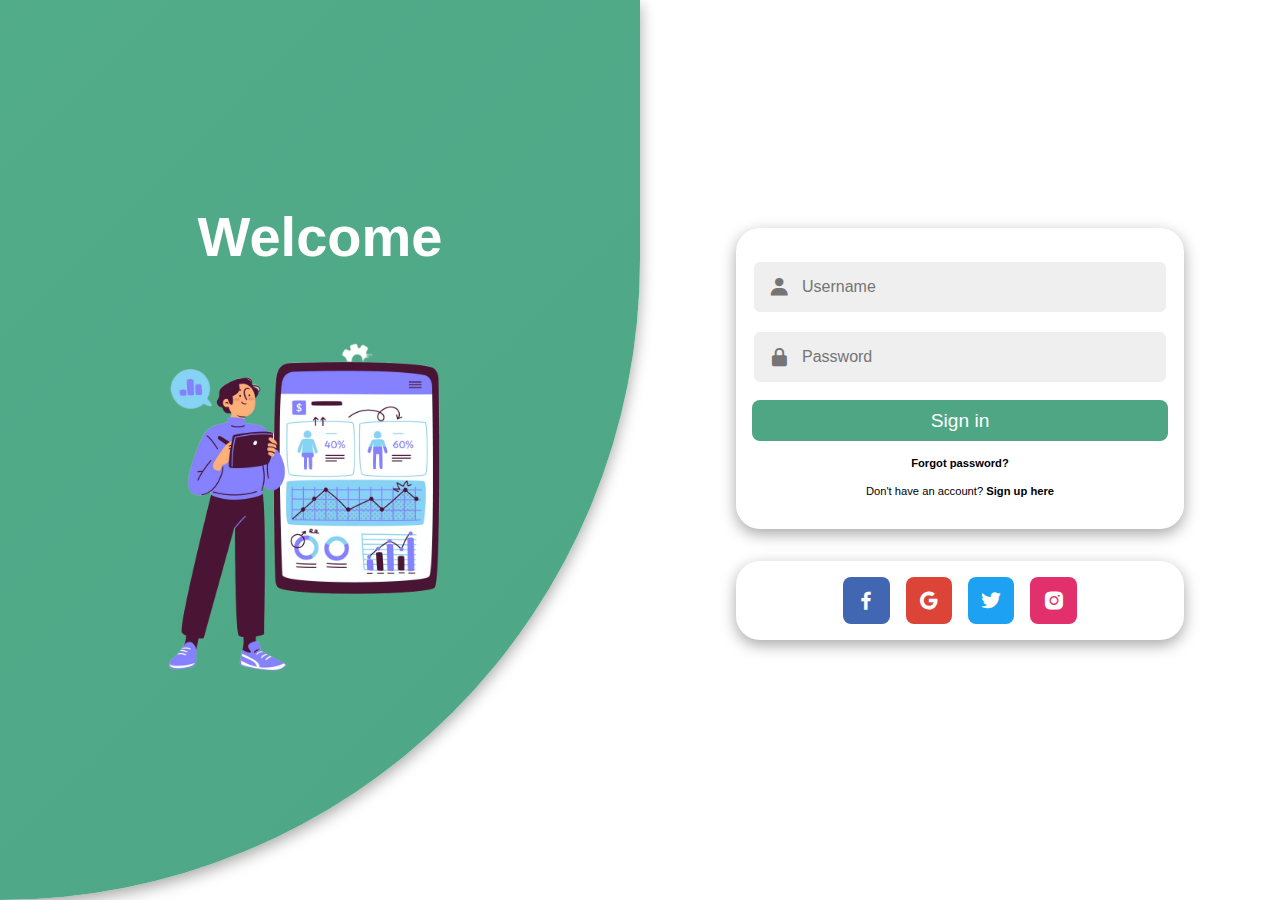
<file: login.html>
<!DOCTYPE html>
<html lang="en">

<head>
	<meta charset="UTF-8">
	<meta name="viewport" content="width=device-width, initial-scale=1.0">
	<link href='https://unpkg.com/boxicons@2.0.7/css/boxicons.min.css' rel='stylesheet'>
	<link rel="stylesheet" href="loginstyle.css">
	<title>
		login&signup
	</title>
</head>

<body>
	<div id="container" class="container">
		<!-- FORM SECTION -->
		<div class="row">
			<!-- SIGN UP -->
			<div class="col align-items-center flex-col sign-up">
				<div class="form-wrapper align-items-center">
					<div class="form sign-up">
						<div class="input-group">
							<i class='bx bxs-user'></i>
							<input type="text" placeholder="Username">
						</div>
						<div class="input-group">
							<i class='bx bx-mail-send'></i>
							<input type="email" placeholder="Email">
						</div>
						<div class="input-group">
							<i class='bx bxs-lock-alt'></i>
							<input type="password" placeholder="Password">
						</div>
						<div class="input-group">
							<i class='bx bxs-lock-alt'></i>
							<input type="password" placeholder="Confirm password">
						</div>
						<button>
							Sign up
						</button>
						<p>
							<span>
								Already have an account?
							</span>
							<b onclick="toggle()" class="pointer">
								Sign in here
							</b>
						</p>
					</div>
				</div>
				<div class="form-wrapper">
					<div class="social-list align-items-center sign-up">
						<div class="align-items-center facebook-bg">
							<i class='bx bxl-facebook'></i>
						</div>
						<div class="align-items-center google-bg">
							<i class='bx bxl-google'></i>
						</div>
						<div class="align-items-center twitter-bg">
							<i class='bx bxl-twitter'></i>
						</div>
						<div class="align-items-center insta-bg">
							<i class='bx bxl-instagram-alt'></i>
						</div>
					</div>
				</div>
			</div>
			<!-- END SIGN UP -->
			<!-- SIGN IN -->
			<div class="col align-items-center flex-col sign-in">
				<div class="form-wrapper align-items-center">
					<div class="form sign-in">
					
						<div class="input-group">
							<i class='bx bxs-user'></i>
							<input type="text" placeholder="Username">
						
						</div>
						<div class="input-group">
							<i class='bx bxs-lock-alt'></i>
							<input type="password" placeholder="Password">

						</div>
						<button>
							Sign in
						</button>
						<p>
							<b>
								Forgot password?
							</b>
						</p>
						<p>
							<span>
								Don't have an account?
							</span>
							<b onclick="toggle()" class="pointer">
								Sign up here
							</b>
						</p>
					</div>
				</div>
				<div class="form-wrapper">
					<div class="social-list align-items-center sign-in">
						<div class="align-items-center facebook-bg">
							<i class='bx bxl-facebook'></i>
						</div>
						<div class="align-items-center google-bg">
							<i class='bx bxl-google'></i>
						</div>
						<div class="align-items-center twitter-bg">
							<i class='bx bxl-twitter'></i>
						</div>
						<div class="align-items-center insta-bg">
							<i class='bx bxl-instagram-alt'></i>
						</div>
					</div>
				</div>
			</div>
			<!-- END SIGN IN -->
		</div>
		<!-- END FORM SECTION -->
		<!-- CONTENT SECTION -->
		<div class="row content-row">
			<!-- SIGN IN CONTENT -->
			<div class="col align-items-center flex-col">
				<div class="text sign-in">
					<h2>
						Welcome
					</h2>
				</div>
				<div class="img sign-in">
					<img src="design-stats-concept-illustration.png" alt="welcome">
				</div>
			</div>
			<!-- END SIGN IN CONTENT -->
			<!-- SIGN UP CONTENT -->
			<div class="col align-items-center flex-col">
				<div class="img sign-up">
					<img src="design-stats-concept-illustration.png" alt="welcome">
				</div>
				<div class="text sign-up">
					<h2>
						Join with us
					</h2>
				</div>
			</div>
			<!-- END SIGN UP CONTENT -->
		</div>
		<!-- END CONTENT SECTION -->
	</div>

	<script src="javascript.js"></script>
</body>

</html>
</file>
<file: loginstyle.css>
:root {
    --primary-color: #4EA685;
    --secondary-color: #57B894;
    --black: #000000;
    --white: #ffffff;
    --gray: #efefef;
    --gray-2: #757575;

    --facebook-color: #4267B2;
    --google-color: #DB4437;
    --twitter-color: #1DA1F2;
    --insta-color: #E1306C;
}

@import url('https://fonts.googleapis.com/css2?family=Poppins:wght@200;300;400;500;600&display=swap');

* {
    font-family: 'Poppins', sans-serif;
    margin: 0;
    padding: 0;
    box-sizing: border-box;
}

html,
body {
    height: 100vh;
    overflow: hidden;
}

.container {
    position: relative;
    min-height: 100vh;
    overflow: hidden;
}

.row {
    display: flex;
    flex-wrap: wrap;
    height: 100vh;
}

.col {
    width: 50%;
}

.align-items-center {
    display: flex;
    align-items: center;
    justify-content: center;
    text-align: center;
}

.form-wrapper {
    width: 100%;
    max-width: 28rem;
}

.form {
    padding: 1rem;
    background-color: var(--white);
    border-radius: 1.5rem;
    width: 100%;
    box-shadow: rgba(0, 0, 0, 0.35) 0px 5px 15px;
    transform: scale(0);
    transition: .5s ease-in-out;
    transition-delay: 1s;
}

.input-group {
    position: relative;
    width: 100%;
    margin: 1rem 0;
}

.input-group i {
    position: absolute;
    top: 50%;
    left: 1rem;
    transform: translateY(-50%);
    font-size: 1.4rem;
    color: var(--gray-2);
}

.input-group input {
    width: 100%;
    padding: 1rem 3rem;
    font-size: 1rem;
    background-color: var(--gray);
    border-radius: .5rem;
    border: 0.125rem solid var(--white);
    outline: none;
}

.input-group input:focus {
    border: 0.125rem solid var(--primary-color);
}

.form button {
    cursor: pointer;
    width: 100%;
    padding: .6rem 0;
    border-radius: .5rem;
    border: none;
    background-color: var(--primary-color);
    color: var(--white);
    font-size: 1.2rem;
    outline: none;
}

.form p {
    margin: 1rem 0;
    font-size: .7rem;
}

.flex-col {
    flex-direction: column;
}

.social-list {
    margin: 2rem 0;
    padding: 1rem;
    border-radius: 1.5rem;
    width: 100%;
    box-shadow: rgba(0, 0, 0, 0.35) 0px 5px 15px;
    transform: scale(0);
    transition: .5s ease-in-out;
    transition-delay: 1.2s;
}

.social-list>div {
    color: var(--white);
    margin: 0 .5rem;
    padding: .7rem;
    cursor: pointer;
    border-radius: .5rem;
    cursor: pointer;
    transform: scale(0);
    transition: .5s ease-in-out;
}

.social-list>div:nth-child(1) {
    transition-delay: 1.4s;
}

.social-list>div:nth-child(2) {
    transition-delay: 1.6s;
}

.social-list>div:nth-child(3) {
    transition-delay: 1.8s;
}

.social-list>div:nth-child(4) {
    transition-delay: 2s;
}

.social-list>div>i {
    font-size: 1.5rem;
    transition: .4s ease-in-out;
}

.social-list>div:hover i {
    transform: scale(1.5);
}

.facebook-bg {
    background-color: var(--facebook-color);
}

.google-bg {
    background-color: var(--google-color);
}

.twitter-bg {
    background-color: var(--twitter-color);
}

.insta-bg {
    background-color: var(--insta-color);
}

.pointer {
    cursor: pointer;
}

.container.sign-in .form.sign-in,
.container.sign-in .social-list.sign-in,
.container.sign-in .social-list.sign-in>div,
.container.sign-up .form.sign-up,
.container.sign-up .social-list.sign-up,
.container.sign-up .social-list.sign-up>div {
    transform: scale(1);
}

.content-row {
    position: absolute;
    top: 0;
    left: 0;
    pointer-events: none;
    z-index: 6;
    width: 100%;
}

.text {
    margin: 4rem;
    color: var(--white);
}

/* Sign-in text */
.text.sign-in h2 {
    font-size: 3.5rem;
    font-weight: 600;
    margin: 1.25rem 0; /* Reduce margin to move it up */
    text-align: center; /* Align text to center */
    position: relative;
    top: -20px; /* Move text up */
    transition: 1s ease-in-out;
}

/* Sign-up text */
.text.sign-up h2 {
    font-size: 3.5rem;
    font-weight: 600;
    margin: 1.25rem 0; /* Reduce margin to move it up */
    text-align: center; /* Align text to center */
    position: relative;
    top: -50px; /* Move text up */
    transition: 1s ease-in-out;
}



.text p {
    font-weight: 600;
    transition: 1s ease-in-out;
    transition-delay: .2s;
}

/* For the sign-in image */
.img.sign-in img {
   width: 30vw;
    position: relative;
    top: -70px; /* Move text up */
    transition: width 3s ease-in-out;
    transition-delay: .4s;
}

/* For the sign-up image */
.img.sign-up img {
    width: 30vw;
    position: relative;
    top: -20px; /* Move text up */
    transition: width 3s ease-in-out;
    transition-delay: .4s;
}


.img img:hover {
    width: 40vw; /* Expands image to 40% of viewport width on hover */
}


.text.sign-in h2,
.text.sign-in p,
.img.sign-in img {
    transform: translateX(-250%);
}

.text.sign-up h2,
.text.sign-up p,
.img.sign-up img {
    transform: translateX(250%);
}

.container.sign-in .text.sign-in h2,
.container.sign-in .text.sign-in p,
.container.sign-in .img.sign-in img,
.container.sign-up .text.sign-up h2,
.container.sign-up .text.sign-up p,
.container.sign-up .img.sign-up img {
    transform: translateX(0);
}

/* BACKGROUND */

.container::before {
    content: "";
    position: absolute;
    top: 0;
    right: 0;
    height: 100vh;
    width: 300vw;
    transform: translate(35%, 0);
    background-image: linear-gradient(-45deg, var(--primary-color) 0%, var(--secondary-color) 100%);
    transition: 1s ease-in-out;
    z-index: 6;
    box-shadow: rgba(0, 0, 0, 0.35) 0px 5px 15px;
    border-bottom-right-radius: max(50vw, 50vh);
    border-top-left-radius: max(50vw, 50vh);
}

.container.sign-in::before {
    transform: translate(0, 0);
    right: 50%;
}

.container.sign-up::before {
    transform: translate(100%, 0);
    right: 50%;
}

/* RESPONSIVE */

@media only screen and (max-width: 425px) {

    .container::before,
    .container.sign-in::before,
    .container.sign-up::before {
        height: 100vh;
        border-bottom-right-radius: 0;
        border-top-left-radius: 0;
        z-index: 0;
        transform: none;
        right: 0;
    }

    /* .container.sign-in .col.sign-up {
        transform: translateY(100%);
    } */

    .container.sign-in .col.sign-in,
    .container.sign-up .col.sign-up {
        transform: translateY(0);
    }

    .content-row {
        align-items: flex-start !important;
    }

    .content-row .col {
        transform: translateY(0);
        background-color: unset;
    }

    .col {
        width: 100%;
        position: absolute;
        padding: 2rem;
        background-color: var(--white);
        border-top-left-radius: 2rem;
        border-top-right-radius: 2rem;
        transform: translateY(100%);
        transition: 1s ease-in-out;
    }

    .row {
        align-items: flex-end;
        justify-content: flex-end;
    }

    .form,
    .social-list {
        box-shadow: none;
        margin: 0;
        padding: 0;
    }

    .text {
        margin: 0;
    }

    .text p {
        display: none;
    }

    .text h2 {
        margin: .5rem;
        font-size: 2rem;
    }
}
</file>
